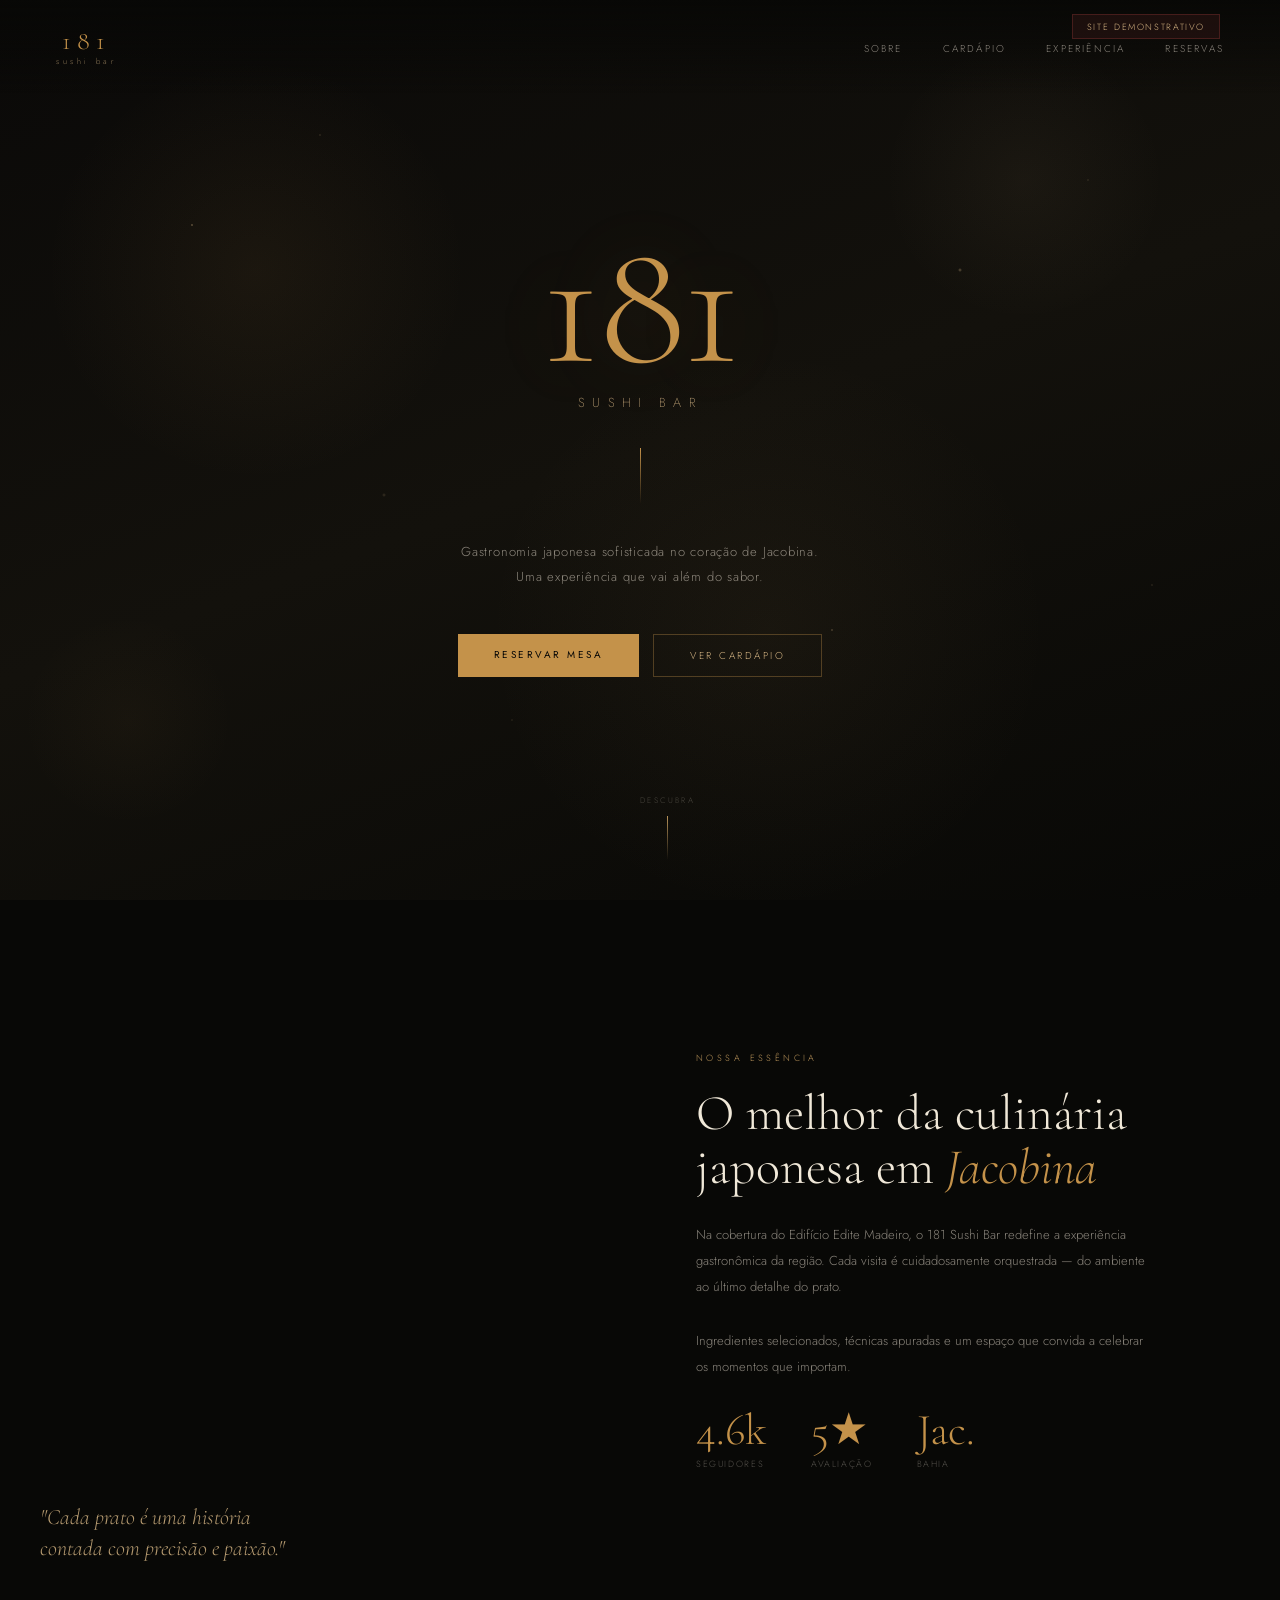
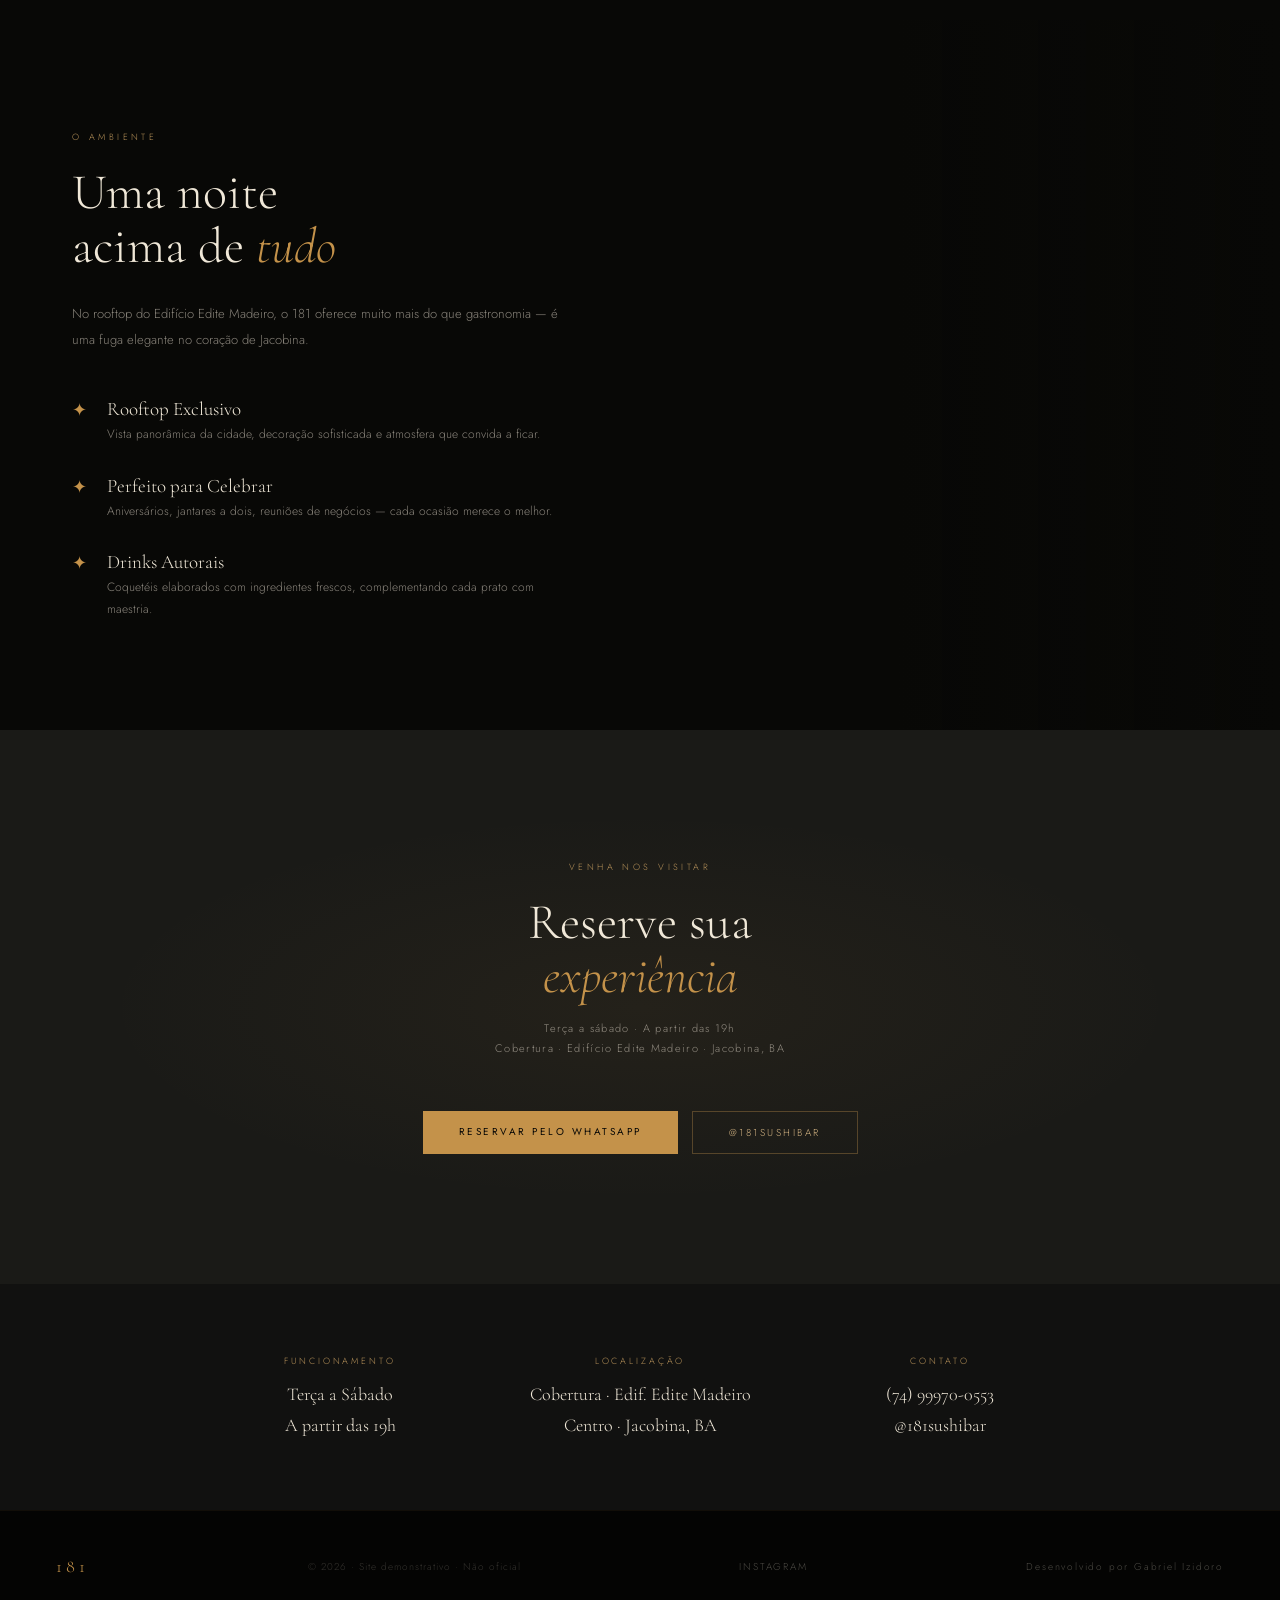
<file: index.html>
<!DOCTYPE html>
<html lang="pt-BR">
<head>
  <meta charset="UTF-8"/>
  <meta name="viewport" content="width=device-width, initial-scale=1.0"/>
  <title>181 Sushi Bar – Jacobina, BA</title>
  <link rel="stylesheet" href="style.css"/>
  <link rel="icon" href="favicon.ico" type="image/x-icon"/>
</head>
<body>

  <div class="demo-badge">Site Demonstrativo</div>

  <!-- ── NAV ── -->
  <nav>
    <a href="index.html" class="nav-logo">
      181<span>sushi bar</span>
    </a>
    <ul class="nav-links">
      <li><a href="#sobre">Sobre</a></li>
      <li><a href="cardapio.html">Cardápio</a></li>
      <li><a href="#experiencia">Experiência</a></li>
      <li><a href="#reserva">Reservas</a></li>
    </ul>
  </nav>

  <!-- ── HERO ── -->
  <section class="hero">
    <div class="hero-bg"></div>
    <div class="hero-content">
      <div class="hero-logo-num">181</div>
      <div class="hero-logo-sub">Sushi Bar</div>
      <div class="hero-line"></div>
      <p class="hero-desc">
        Gastronomia japonesa sofisticada no coração de Jacobina.
        Uma experiência que vai além do sabor.
      </p>
      <div class="hero-btns">
        <a href="#reserva" class="btn-ouro">Reservar Mesa</a>
        <a href="cardapio.html" class="btn-ghost">Ver Cardápio</a>
      </div>
    </div>
    <div class="hero-scroll">
      <span>Descubra</span>
      <div class="hero-scroll-line"></div>
    </div>
  </section>

  <!-- ── SOBRE ── -->
  <section class="sobre" id="sobre">
    <div class="sobre-visual">
      <div class="sobre-visual-overlay"></div>
      <p class="sobre-quote">"Cada prato é uma história<br/>contada com precisão e paixão."</p>
    </div>
    <div class="sobre-texto">
      <div class="sobre-inner">
        <span class="tag">Nossa Essência</span>
        <h2 class="titulo">
          O melhor da culinária<br/>japonesa em <em>Jacobina</em>
        </h2>
        <p class="corpo">
          Na cobertura do Edifício Edite Madeiro, o 181 Sushi Bar redefine a experiência gastronômica da região. Cada visita é cuidadosamente orquestrada — do ambiente ao último detalhe do prato.
        </p>
        <p class="corpo">
          Ingredientes selecionados, técnicas apuradas e um espaço que convida a celebrar os momentos que importam.
        </p>
        <div class="nums">
          <div>
            <div class="num-val">4.6k</div>
            <div class="num-label">Seguidores</div>
          </div>
          <div>
            <div class="num-val">5★</div>
            <div class="num-label">Avaliação</div>
          </div>
          <div>
            <div class="num-val">Jac.</div>
            <div class="num-label">Bahia</div>
          </div>
        </div>
      </div>
    </div>
  </section>

  <!-- ── EXPERIÊNCIA ── -->
  <section class="exp" id="experiencia">
    <div class="exp-txt">
      <div>
        <span class="tag">O Ambiente</span>
        <h2 class="titulo">Uma noite<br/>acima de <em>tudo</em></h2>
        <p class="corpo">
          No rooftop do Edifício Edite Madeiro, o 181 oferece muito mais do que gastronomia — é uma fuga elegante no coração de Jacobina.
        </p>
        <div class="features">
          <div class="feat">
            <div class="feat-ico">✦</div>
            <div>
              <div class="feat-titulo">Rooftop Exclusivo</div>
              <p class="feat-desc">Vista panorâmica da cidade, decoração sofisticada e atmosfera que convida a ficar.</p>
            </div>
          </div>
          <div class="feat">
            <div class="feat-ico">✦</div>
            <div>
              <div class="feat-titulo">Perfeito para Celebrar</div>
              <p class="feat-desc">Aniversários, jantares a dois, reuniões de negócios — cada ocasião merece o melhor.</p>
            </div>
          </div>
          <div class="feat">
            <div class="feat-ico">✦</div>
            <div>
              <div class="feat-titulo">Drinks Autorais</div>
              <p class="feat-desc">Coquetéis elaborados com ingredientes frescos, complementando cada prato com maestria.</p>
            </div>
          </div>
        </div>
      </div>
    </div>
    <div class="exp-img"></div>
  </section>

  <!-- ── RESERVA ── -->
  <section class="reserva" id="reserva">
    <div class="reserva-content">
      <span class="tag">Venha nos visitar</span>
      <h2 class="titulo">Reserve sua<br/><em>experiência</em></h2>
      <p class="reserva-sub">
        Terça a sábado · A partir das 19h<br/>
        Cobertura · Edifício Edite Madeiro · Jacobina, BA
      </p>
      <div class="reserva-btns">
        <a href="https://wa.me/557499700553" class="btn-ouro" target="_blank">
          Reservar pelo WhatsApp
        </a>
        <a href="https://instagram.com/181sushibar" class="btn-ghost" target="_blank">
          @181sushibar
        </a>
      </div>
    </div>
  </section>

  <!-- ── INFO ── -->
  <div class="info">
    <div class="info-grid">
      <div>
        <div class="info-label">Funcionamento</div>
        <div class="info-val">Terça a Sábado<br/>A partir das 19h</div>
      </div>
      <div>
        <div class="info-label">Localização</div>
        <div class="info-val">Cobertura · Edif. Edite Madeiro<br/>Centro · Jacobina, BA</div>
      </div>
      <div>
        <div class="info-label">Contato</div>
        <div class="info-val">(74) 99970-0553<br/>@181sushibar</div>
      </div>
    </div>
  </div>

  <!-- ── FOOTER ── -->
  <footer>
    <div class="foot-logo">181</div>
    <div class="foot-copy">© 2026 · Site demonstrativo · Não oficial</div>
    <div class="foot-ig">
      <a href="https://instagram.com/181sushibar" target="_blank">Instagram</a>
    </div>
    <div class="foot-dev">
      Desenvolvido por <a href="https://instagram.com/https.gabriel.i" target="_blank">Gabriel Izidoro</a>
    </div>
  </footer>

  <script src="script.js"></script>

</body>
</html>
</file>
<file: style.css>
/* ═══════════════════════════════════════
   181 SUSHI BAR — Estilos Globais
   ═══════════════════════════════════════ */

@import url('https://fonts.googleapis.com/css2?family=Cormorant+Garamond:ital,wght@0,300;0,400;0,600;1,300;1,400&family=Jost:wght@200;300;400&display=swap');

/* ── Variáveis ── */
:root {
  --preto:  #080806;
  --cinza:  #111110;
  --cinza2: #1a1a17;
  --ouro:   #c4924a;
  --ouro2:  #d4b483;
  --ouro3:  #b8935a;
  --creme:  #f0e8d8;
  --creme2: rgba(240, 232, 216, .55);
}

/* ── Reset ── */
*, *::before, *::after {
  box-sizing: border-box;
  margin: 0;
  padding: 0;
}

html { scroll-behavior: smooth; }

body {
  background: var(--preto);
  color: var(--creme);
  font-family: 'Jost', sans-serif;
  font-weight: 300;
  overflow-x: hidden;
}

/* ── Tipografia base ── */
.tag {
  font-size: 9px;
  letter-spacing: .38em;
  text-transform: uppercase;
  color: var(--ouro3);
  margin-bottom: 22px;
  display: block;
}

.titulo {
  font-family: 'Cormorant Garamond', serif;
  font-size: clamp(34px, 4vw, 50px);
  font-weight: 300;
  line-height: 1.08;
  color: var(--creme);
  margin-bottom: 28px;
}

.titulo em {
  color: var(--ouro);
  font-style: italic;
}

.corpo {
  font-size: 13px;
  line-height: 2;
  color: var(--creme2);
  margin-bottom: 28px;
}

/* ── Botões ── */
.btn-ouro {
  background: var(--ouro);
  color: var(--preto);
  padding: 13px 36px;
  font-size: 10px;
  letter-spacing: .25em;
  text-transform: uppercase;
  text-decoration: none;
  font-weight: 400;
  font-family: 'Jost', sans-serif;
  transition: background .2s, transform .15s;
  display: inline-block;
}

.btn-ouro:hover {
  background: var(--ouro2);
  transform: translateY(-2px);
}

.btn-ghost {
  border: 1px solid rgba(196, 146, 74, .35);
  color: var(--ouro2);
  padding: 13px 36px;
  font-size: 10px;
  letter-spacing: .25em;
  text-transform: uppercase;
  text-decoration: none;
  font-family: 'Jost', sans-serif;
  transition: border-color .2s, background .2s;
  display: inline-block;
}

.btn-ghost:hover {
  border-color: var(--ouro);
  background: rgba(196, 146, 74, .06);
}

/* ── Divisor decorativo ── */
.divisor {
  display: flex;
  align-items: center;
  gap: 20px;
  max-width: 200px;
  margin: 0 auto;
}

.divisor-line {
  flex: 1;
  height: 1px;
  background: rgba(196, 146, 74, .2);
}

.divisor-dot {
  width: 4px;
  height: 4px;
  background: var(--ouro3);
  border-radius: 50%;
}

/* ── Demo badge ── */
.demo-badge {
  position: fixed;
  top: 14px;
  right: 60px;
  z-index: 9999;
  background: rgba(196, 74, 74, 0.1);
  border: 1px solid rgba(196, 74, 74, 0.25);
  color: var(--ouro2);
  font-size: 9px;
  letter-spacing: .18em;
  text-transform: uppercase;
  padding: 5px 14px;
  pointer-events: none;
}

/* ── Nav ── */
nav {
  position: fixed;
  top: 0; left: 0; right: 0;
  z-index: 100;
  display: flex;
  align-items: center;
  justify-content: space-between;
  padding: 28px 56px;
  background: linear-gradient(to bottom, rgba(8, 8, 6, .98) 0%, transparent 100%);
}

.nav-logo {
  font-family: 'Cormorant Garamond', serif;
  font-size: 26px;
  letter-spacing: .22em;
  color: var(--ouro);
  text-decoration: none;
  display: flex;
  flex-direction: column;
  align-items: center;
  line-height: 1;
}

.nav-logo span {
  font-size: 8px;
  letter-spacing: .45em;
  color: var(--ouro2);
  font-family: 'Jost', sans-serif;
  font-weight: 200;
  margin-top: 3px;
}

.nav-links {
  display: flex;
  gap: 40px;
  list-style: none;
}

.nav-links a {
  color: var(--creme2);
  text-decoration: none;
  font-size: 10px;
  letter-spacing: .22em;
  text-transform: uppercase;
  font-weight: 300;
  transition: color .25s;
}

.nav-links a:hover { color: var(--ouro2); }

/* ── Footer ── */
footer {
  background: #040403;
  padding: 44px 56px;
  display: flex;
  justify-content: space-between;
  align-items: center;
  border-top: 1px solid rgba(196, 146, 74, .07);
}

.foot-logo {
  font-family: 'Cormorant Garamond', serif;
  font-size: 18px;
  color: var(--ouro);
  letter-spacing: .22em;
}

.foot-copy {
  font-size: 10px;
  color: rgba(240, 232, 216, .2);
  letter-spacing: .1em;
}

.foot-ig,
.foot-dev,
.foot-ig a,
.foot-dev a {
  color: rgba(240, 232, 216, .3);
  text-decoration: none;
  font-size: 10px;
  letter-spacing: .18em;
  transition: color .2s;
}

.foot-ig a {
  text-transform: uppercase;
}

.foot-ig a:hover,
.foot-dev a:hover {
  color: var(--ouro2);
}

/* ── Animações ── */
@keyframes fadeUp {
  from { opacity: 0; transform: translateY(18px); }
  to   { opacity: 1; transform: translateY(0); }
}

@keyframes dropLine {
  0%   { transform: scaleY(0); transform-origin: top; opacity: 1; }
  49%  { transform: scaleY(1); transform-origin: top; opacity: 1; }
  50%  { transform: scaleY(1); transform-origin: bottom; }
  100% { transform: scaleY(0); transform-origin: bottom; opacity: .3; }
}

@keyframes pulseRing {
  0%, 100% { opacity: .6; }
  50%       { opacity: .2; }
}

/* ── Mobile global ── */
@media (max-width: 800px) {
  nav { padding: 18px 24px; }
  .nav-links { display: none; }
  footer { flex-direction: column; gap: 18px; text-align: center; padding: 36px 24px; }
}
/* ═══════════════════════════════════════
   181 SUSHI BAR — index.css
   Estilos exclusivos da página principal
   ═══════════════════════════════════════ */

/* ── HERO ── */
.hero {
  position: relative;
  height: 100vh;
  min-height: 700px;
  display: flex;
  align-items: center;
  justify-content: center;
  text-align: center;
  overflow: hidden;
}

.hero-bg {
  position: absolute;
  inset: 0;
  background:
    radial-gradient(circle 300px at 20% 30%, rgba(196,146,74,.07) 0%, transparent 70%),
    radial-gradient(circle 200px at 80% 20%, rgba(212,180,131,.05) 0%, transparent 70%),
    radial-gradient(circle 400px at 60% 70%, rgba(184,147,90,.06) 0%, transparent 70%),
    radial-gradient(circle 150px at 10% 80%, rgba(196,146,74,.04) 0%, transparent 70%),
    linear-gradient(160deg, #0a0908 0%, #13110c 50%, #080806 100%);
}

/* estrelas — referência ao elemento circular da logo */
.hero-bg::after {
  content: '';
  position: absolute;
  inset: 0;
  background-image:
    radial-gradient(circle 1.5px at 15% 25%, rgba(212,180,131,.5) 0%, transparent 100%),
    radial-gradient(circle 1px   at 25% 15%, rgba(212,180,131,.35) 0%, transparent 100%),
    radial-gradient(circle 2px   at 75% 30%, rgba(212,180,131,.4)  0%, transparent 100%),
    radial-gradient(circle 1px   at 85% 20%, rgba(212,180,131,.3)  0%, transparent 100%),
    radial-gradient(circle 1.5px at 65% 70%, rgba(212,180,131,.35) 0%, transparent 100%),
    radial-gradient(circle 1px   at 40% 80%, rgba(212,180,131,.25) 0%, transparent 100%),
    radial-gradient(circle 1px   at 90% 65%, rgba(212,180,131,.3)  0%, transparent 100%),
    radial-gradient(circle 2px   at 30% 55%, rgba(212,180,131,.2)  0%, transparent 100%);
}

.hero-content {
  position: relative;
  z-index: 2;
  padding: 0 24px;
}

.hero-logo-num {
  font-family: 'Cormorant Garamond', serif;
  font-size: clamp(96px, 16vw, 180px);
  font-weight: 300;
  line-height: .9;
  color: var(--ouro);
  letter-spacing: -.02em;
  text-shadow: 0 0 80px rgba(196,146,74,.2);
  opacity: 0;
  animation: fadeUp 1s .3s forwards;
}

.hero-logo-sub {
  font-size: clamp(10px, 1.5vw, 13px);
  letter-spacing: .55em;
  text-transform: uppercase;
  color: var(--ouro2);
  font-weight: 200;
  margin-top: 8px;
  opacity: 0;
  animation: fadeUp .8s .6s forwards;
}

.hero-line {
  width: 1px;
  height: 56px;
  background: linear-gradient(to bottom, var(--ouro), transparent);
  margin: 36px auto;
  opacity: 0;
  animation: fadeUp .6s .8s forwards;
}

.hero-desc {
  font-size: 13px;
  letter-spacing: .06em;
  line-height: 1.9;
  color: var(--creme2);
  max-width: 360px;
  margin: 0 auto 44px;
  opacity: 0;
  animation: fadeUp .7s .95s forwards;
}

.hero-btns {
  display: flex;
  gap: 14px;
  justify-content: center;
  opacity: 0;
  animation: fadeUp .7s 1.1s forwards;
}

.hero-scroll {
  position: absolute;
  bottom: 40px;
  left: 50%;
  transform: translateX(-50%);
  display: flex;
  flex-direction: column;
  align-items: center;
  gap: 10px;
  opacity: 0;
  animation: fadeUp .5s 1.4s forwards;
}

.hero-scroll span {
  font-size: 8px;
  letter-spacing: .3em;
  text-transform: uppercase;
  color: rgba(240,232,216,.25);
}

.hero-scroll-line {
  width: 1px;
  height: 44px;
  background: linear-gradient(to bottom, var(--ouro3), transparent);
  animation: dropLine 1.8s 1.6s ease-in-out infinite;
}

/* ── SOBRE ── */
.sobre {
  display: grid;
  grid-template-columns: 1fr 1fr;
  min-height: 80vh;
}

.sobre-visual {
  position: relative;
  overflow: hidden;
  background:
    linear-gradient(to bottom, rgba(8,8,6,.3) 0%, rgba(8,8,6,.7) 100%),
    url('https://images.unsplash.com/photo-1579871494447-9811cf80d66c?w=900&q=85') center/cover;
}

.sobre-visual-overlay {
  position: absolute;
  inset: 0;
  background: linear-gradient(to right, transparent 50%, var(--preto) 100%);
}

.sobre-quote {
  position: absolute;
  bottom: 56px;
  left: 40px;
  right: 40px;
  font-family: 'Cormorant Garamond', serif;
  font-size: 22px;
  font-style: italic;
  color: var(--ouro2);
  line-height: 1.4;
  opacity: .85;
}

.sobre-texto {
  display: flex;
  align-items: center;
  padding: 100px 72px 100px 56px;
  background: var(--preto);
}

.sobre-inner { max-width: 460px; }

.nums { display: flex; gap: 44px; margin-top: 16px; }

.num-val {
  font-family: 'Cormorant Garamond', serif;
  font-size: 44px;
  color: var(--ouro);
  line-height: 1;
}

.num-label {
  font-size: 9px;
  letter-spacing: .18em;
  text-transform: uppercase;
  color: var(--creme2);
  margin-top: 5px;
  opacity: .6;
}

/* ── EXPERIÊNCIA ── */
.exp { display: grid; grid-template-columns: 1fr 1fr; }

.exp-txt {
  padding: 110px 72px;
  background: var(--preto);
  display: flex;
  align-items: center;
}

.exp-img {
  background:
    linear-gradient(to left, rgba(8,8,6,.5) 0%, transparent 60%),
    url('https://images.unsplash.com/photo-1514190051997-0f6f39ca5cde?w=900&q=85') center/cover;
  min-height: 600px;
}

.features { margin-top: 44px; display: flex; flex-direction: column; gap: 28px; }

.feat { display: flex; gap: 20px; align-items: flex-start; }

.feat-ico {
  flex-shrink: 0;
  margin-top: 2px;
  font-family: 'Cormorant Garamond', serif;
  font-size: 18px;
  color: var(--ouro);
}

.feat-titulo {
  font-family: 'Cormorant Garamond', serif;
  font-size: 19px;
  color: var(--creme);
  margin-bottom: 4px;
}

.feat-desc { font-size: 12px; line-height: 1.8; color: var(--creme2); }

/* ── RESERVA ── */
.reserva {
  padding: 130px 56px;
  text-align: center;
  background: var(--cinza2);
  position: relative;
  overflow: hidden;
}

.reserva::before {
  content: '';
  position: absolute;
  inset: 0;
  background: radial-gradient(ellipse 60% 50% at 50% 50%, rgba(196,146,74,.06) 0%, transparent 70%);
}

.reserva-content { position: relative; z-index: 2; }
.reserva .titulo { margin-bottom: 16px; }

.reserva-sub {
  font-size: 11px;
  letter-spacing: .12em;
  color: var(--creme2);
  margin-bottom: 52px;
  line-height: 1.8;
}

.reserva-btns { display: flex; gap: 14px; justify-content: center; flex-wrap: wrap; }

/* ── INFO ── */
.info { background: var(--cinza); padding: 70px 56px; }

.info-grid {
  display: grid;
  grid-template-columns: repeat(3, 1fr);
  gap: 40px;
  max-width: 860px;
  margin: 0 auto;
  text-align: center;
}

.info-label {
  font-size: 9px;
  letter-spacing: .32em;
  text-transform: uppercase;
  color: var(--ouro3);
  margin-bottom: 12px;
}

.info-val {
  font-family: 'Cormorant Garamond', serif;
  font-size: 18px;
  color: var(--creme);
  line-height: 1.7;
}

/* ── MOBILE ── */
@media (max-width: 800px) {
  .sobre, .exp { grid-template-columns: 1fr; }

  .sobre-visual { min-height: 340px; }
  .sobre-visual-overlay { background: linear-gradient(to bottom, transparent 50%, var(--preto) 100%); }
  .sobre-texto { padding: 56px 28px; }

  .exp-img { min-height: 340px; order: -1; }
  .exp-txt { padding: 60px 28px; }

  .reserva { padding: 80px 24px; }

  .info { padding: 60px 24px; }
  .info-grid { grid-template-columns: 1fr; gap: 32px; }
}
/* ═══════════════════════════════════════
   181 SUSHI BAR — cardapio.css
   Estilos exclusivos da página de cardápio
   ═══════════════════════════════════════ */

/* ── HERO DO CARDÁPIO ── */
.cardapio-hero {
  padding: 160px 56px 80px;
  text-align: center;
  position: relative;
  overflow: hidden;
  background:
    radial-gradient(circle 400px at 50% 30%, rgba(196,146,74,.06) 0%, transparent 70%),
    linear-gradient(160deg, #0a0908 0%, #13110c 50%, #080806 100%);
}

/* estrelas de fundo */
.cardapio-hero::before {
  content: '';
  position: absolute;
  inset: 0;
  background-image:
    radial-gradient(circle 1.5px at 10% 20%, rgba(212,180,131,.45) 0%, transparent 100%),
    radial-gradient(circle 1px   at 30% 10%, rgba(212,180,131,.3)  0%, transparent 100%),
    radial-gradient(circle 2px   at 70% 25%, rgba(212,180,131,.4)  0%, transparent 100%),
    radial-gradient(circle 1px   at 90% 15%, rgba(212,180,131,.3)  0%, transparent 100%),
    radial-gradient(circle 1px   at 80% 60%, rgba(212,180,131,.2)  0%, transparent 100%),
    radial-gradient(circle 1.5px at 20% 70%, rgba(212,180,131,.25) 0%, transparent 100%);
}

.cardapio-hero-inner { position: relative; z-index: 2; }

.cardapio-hero .titulo {
  font-size: clamp(42px, 7vw, 80px);
  margin-bottom: 16px;
}

.cardapio-hero-sub {
  font-size: 11px;
  letter-spacing: .18em;
  color: var(--creme2);
  margin-top: 18px;
  line-height: 1.8;
}

.cardapio-hero-nota {
  font-size: 9px;
  letter-spacing: .22em;
  text-transform: uppercase;
  color: rgba(196,146,74,.45);
  margin-top: 10px;
}

/* ── TABS ── */
.tabs-wrap {
  background: var(--cinza);
  padding: 0 56px;
  position: sticky;
  top: 0;
  z-index: 50;
  border-bottom: 1px solid rgba(196,146,74,.08);
}

.tabs {
  display: flex;
  max-width: 900px;
  margin: 0 auto;
  overflow-x: auto;
  scrollbar-width: none;
}

.tabs::-webkit-scrollbar { display: none; }

.tab {
  background: transparent;
  border: none;
  border-bottom: 2px solid transparent;
  color: var(--creme2);
  padding: 20px 28px;
  font-size: 9px;
  letter-spacing: .25em;
  text-transform: uppercase;
  cursor: pointer;
  font-family: 'Jost', sans-serif;
  font-weight: 300;
  white-space: nowrap;
  transition: color .2s, border-color .2s;
}

.tab:hover { color: var(--ouro2); }

.tab.ativo {
  color: var(--ouro);
  border-bottom-color: var(--ouro);
}

/* ── PAINÉIS ── */
.paineis {
  max-width: 860px;
  margin: 0 auto;
  padding: 72px 56px 100px;
}

.painel { display: none; }
.painel.ativo { display: block; }

.painel-titulo {
  font-family: 'Cormorant Garamond', serif;
  font-size: 13px;
  letter-spacing: .3em;
  text-transform: uppercase;
  color: var(--ouro3);
  margin-bottom: 40px;
  padding-bottom: 16px;
  border-bottom: 1px solid rgba(196,146,74,.1);
}

/* ── ITEM DO CARDÁPIO ── */
.item {
  display: flex;
  justify-content: space-between;
  align-items: flex-start;
  gap: 32px;
  padding: 32px 0;
  border-bottom: 1px solid rgba(196,146,74,.06);
  transition: background .2s;
}

.item:last-child { border-bottom: none; }

.item-esq { flex: 1; }

.item-nome {
  font-family: 'Cormorant Garamond', serif;
  font-size: 24px;
  color: var(--creme);
  margin-bottom: 8px;
  display: flex;
  align-items: center;
  gap: 12px;
  flex-wrap: wrap;
}

.badge {
  font-family: 'Jost', sans-serif;
  font-size: 8px;
  letter-spacing: .18em;
  text-transform: uppercase;
  border: 1px solid rgba(196,146,74,.35);
  color: var(--ouro2);
  padding: 3px 10px;
}

.item-desc {
  font-size: 12px;
  line-height: 1.85;
  color: rgba(240,232,216,.38);
  max-width: 480px;
}

.item-preco {
  font-family: 'Cormorant Garamond', serif;
  font-size: 13px;
  color: var(--ouro2);
  letter-spacing: .18em;
  white-space: nowrap;
  padding-top: 6px;
  font-style: italic;
  opacity: .7;
}

/* ── QR CODE ── */
.qr-section {
  background: var(--cinza);
  padding: 80px 56px;
}

.qr-inner {
  max-width: 800px;
  margin: 0 auto;
  border: 1px solid rgba(196,146,74,.12);
  padding: 60px 72px;
  display: flex;
  gap: 64px;
  align-items: center;
  background: rgba(196,146,74,.02);
  flex-wrap: wrap;
  justify-content: center;
}

.qr-txt { max-width: 340px; }

.qr-titulo {
  font-family: 'Cormorant Garamond', serif;
  font-size: 32px;
  line-height: 1.15;
  color: var(--creme);
  margin-bottom: 14px;
}

.qr-titulo em { color: var(--ouro); font-style: italic; }

.qr-desc {
  font-size: 12px;
  line-height: 1.9;
  color: var(--creme2);
  margin-bottom: 18px;
}

.qr-nota {
  font-size: 9px;
  letter-spacing: .2em;
  text-transform: uppercase;
  color: rgba(196,146,74,.5);
}

.qr-visual {
  display: flex;
  flex-direction: column;
  align-items: center;
  gap: 14px;
}

#qrcode canvas,
#qrcode img {
  border: 10px solid var(--creme) !important;
  border-radius: 2px;
}

.qr-label {
  font-size: 9px;
  letter-spacing: .22em;
  text-transform: uppercase;
  color: var(--creme2);
  opacity: .4;
}

/* ── VOLTAR ── */
.voltar-wrap {
  text-align: center;
  padding: 48px 56px;
  background: var(--preto);
}

.voltar-wrap a {
  font-size: 9px;
  letter-spacing: .28em;
  text-transform: uppercase;
  color: var(--ouro3);
  text-decoration: none;
  transition: color .2s;
}

.voltar-wrap a:hover { color: var(--ouro2); }

/* ── MOBILE ── */
@media (max-width: 800px) {
  .cardapio-hero { padding: 130px 24px 60px; }
  .tabs-wrap { padding: 0 16px; }
  .paineis { padding: 48px 24px 80px; }
  .item { flex-direction: column; gap: 12px; }
  .item-preco { padding-top: 0; }
  .qr-section { padding: 60px 24px; }
  .qr-inner { padding: 36px 28px; gap: 36px; }
  .voltar-wrap { padding: 36px 24px; }
}
</file>
